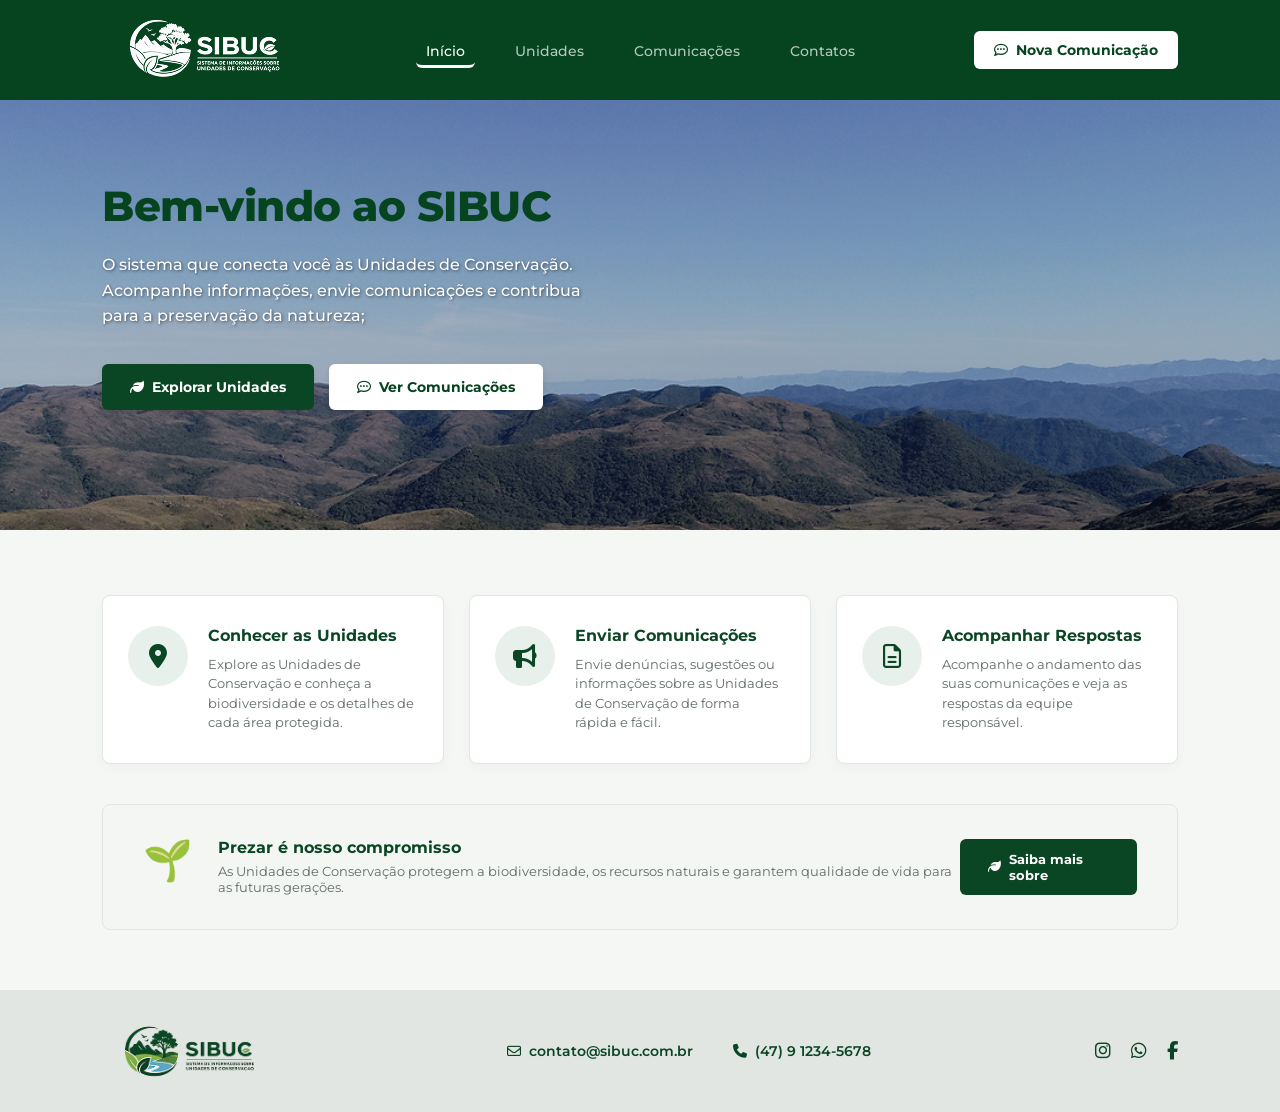
<file: index.html>
<?php
require_once 'config/conexao.php';
?>

<!DOCTYPE html>
<html lang="pt-BR">
<head>
    <meta charset="UTF-8">
    <meta name="viewport" content="width=device-width, initial-scale=1.0">
    <title>SIBUC - Sistema de Informações sobre Unidades de Conservação</title>
    
    <link rel="preconnect" href="https://fonts.googleapis.com">
    <link rel="preconnect" href="https://fonts.gstatic.com" crossorigin>
    <link href="https://fonts.googleapis.com/css2?family=Montserrat:wght@400;500;600;700;800&display=swap" rel="stylesheet">
    <link rel="stylesheet" href="https://cdnjs.cloudflare.com/ajax/libs/font-awesome/6.4.0/css/all.min.css">
    <link rel="stylesheet" href="css/style.css">
</head>
<body>

    <header>
        <div class="logo-placeholder">
            <img class="logo" src="imgs/logo-header.png" alt="Logo do SIBUC">
        </div>
        <nav>
            <ul>
                <li><a href="index.html" class="active">Início</a></li>
                <li><a href="unidades.html">Unidades</a></li>
                <li><a href="comunicacoes.html">Comunicações</a></li>
                <li><a href="contatos.html">Contatos</a></li>
            </ul>
        </nav>
        <a href="nova-comunicacao.html" class="btn-nova-comunicacao">
            <i class="fa-regular fa-comment-dots"></i> Nova Comunicação
        </a>
    </header>

    <section class="hero">
        <h1>Bem-vindo ao SIBUC</h1>
        <p>O sistema que conecta você às Unidades de Conservação. Acompanhe informações, envie comunicações e contribua para a preservação da natureza;</p>
        <div class="hero-buttons">
            <a href="unidades.html" class="btn-primary">
                <i class="fa-solid fa-leaf"></i> Explorar Unidades
            </a>
            <a href="comunicacoes.html" class="btn-secondary">
                <i class="fa-regular fa-comment-dots"></i> Ver Comunicações
            </a>
        </div>
    </section>

    <main class="main-content">
        <div class="cards-grid">
            
            <div class="card">
                <div class="card-icon-wrapper">
                    <i class="fa-solid fa-location-dot"></i>
                </div>
                <div class="card-text">
                    <h3>Conhecer as Unidades</h3>
                    <p>Explore as Unidades de Conservação e conheça a biodiversidade e os detalhes de cada área protegida.</p>
                </div>
            </div>

            <div class="card">
                <div class="card-icon-wrapper">
                    <i class="fa-solid fa-bullhorn"></i>
                </div>
                <div class="card-text">
                    <h3>Enviar Comunicações</h3>
                    <p>Envie denúncias, sugestões ou informações sobre as Unidades de Conservação de forma rápida e fácil.</p>
                </div>
            </div>

            <div class="card">
                <div class="card-icon-wrapper">
                    <i class="fa-regular fa-file-lines"></i>
                </div>
                <div class="card-text">
                    <h3>Acompanhar Respostas</h3>
                    <p>Acompanhe o andamento das suas comunicações e veja as respostas da equipe responsável.</p>
                </div>
            </div>

        </div>

        <div class="banner-compromisso">
            <div class="compromisso-left">
                <div class="compromisso-icon">
                    🌱
                </div>
                <div class="compromisso-text">
                    <h3>Prezar é nosso compromisso</h3>
                    <p>As Unidades de Conservação protegem a biodiversidade, os recursos naturais e garantem qualidade de vida para as futuras gerações.</p>
                </div>
            </div>
            <a href="#" class="btn-saiba-mais">
                <i class="fa-solid fa-leaf"></i> Saiba mais sobre
            </a>
        </div>
    </main>

    <footer>
        <div class="logo-placeholder footer-logo">
            <img class="logo-footer" src="imgs/logo-footer.png" alt="Logo do SIBUC">
        </div>
        
        <div class="footer-contacts">
            <a href="mailto:contato@sibuc.com.br"><i class="fa-regular fa-envelope"></i> contato@sibuc.com.br</a>
            <a href="tel:+5547912345678"><i class="fa-solid fa-phone"></i> (47) 9 1234-5678</a>
        </div>

        <div class="footer-socials">
            <a href="#"><i class="fa-brands fa-instagram"></i></a>
            <a href="#"><i class="fa-brands fa-whatsapp"></i></a>
            <a href="#"><i class="fa-brands fa-facebook-f"></i></a>
        </div>
    </footer>

</body>
</html>
</file>
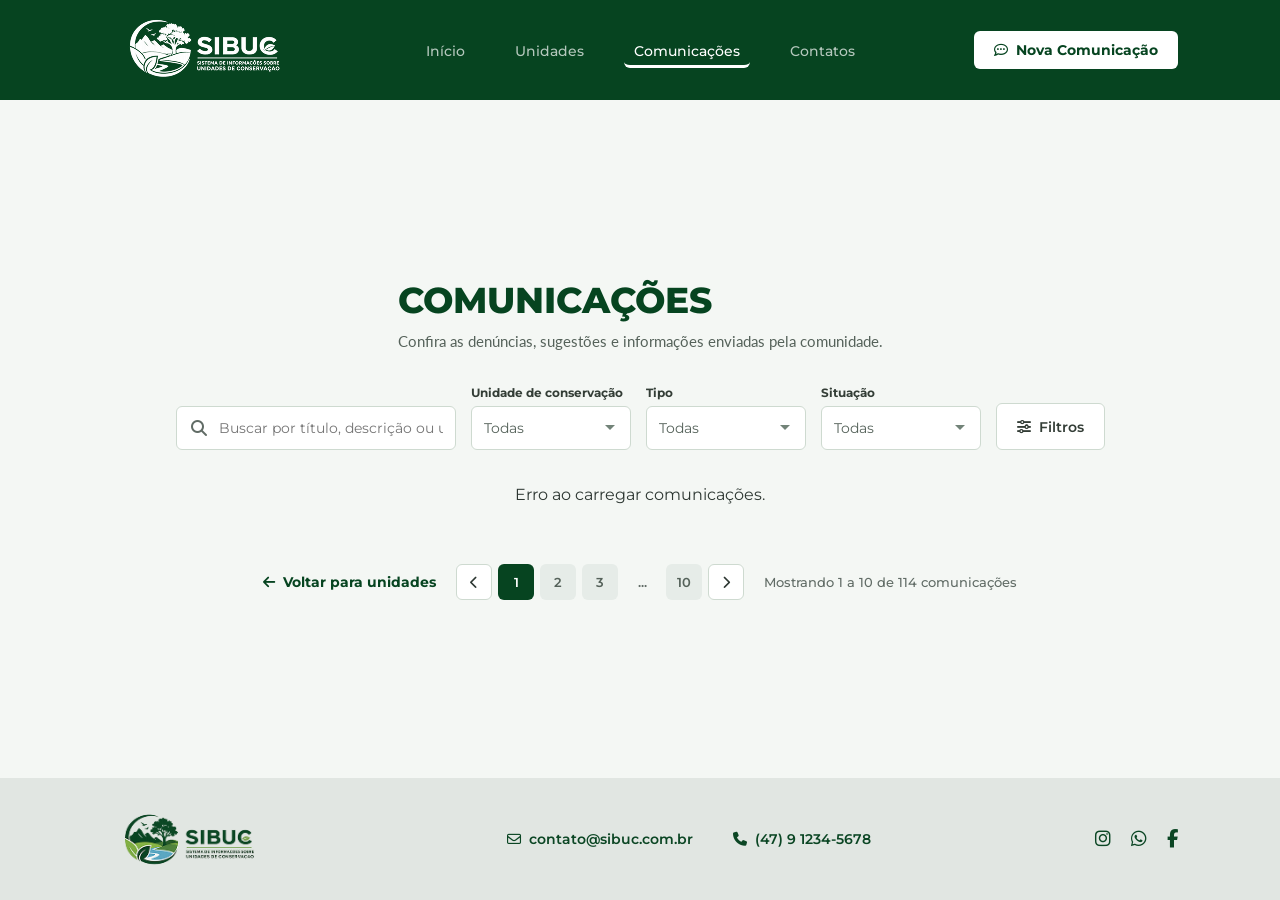
<file: comunicacoes.html>
<!DOCTYPE html>
<html lang="pt-BR">
<head>
    <meta charset="UTF-8">
    <meta name="viewport" content="width=device-width, initial-scale=1.0">
    <title>SIBUC - Comunicações</title>
    
    <link rel="preconnect" href="https://fonts.googleapis.com">
    <link rel="preconnect" href="https://fonts.gstatic.com" crossorigin>
    <link href="https://fonts.googleapis.com/css2?family=Montserrat:wght@400;500;600;700;800&family=Lato:wght@400;700&display=swap" rel="stylesheet">
    
    <link rel="stylesheet" href="https://cdnjs.cloudflare.com/ajax/libs/font-awesome/6.4.0/css/all.min.css">
    
    <link rel="stylesheet" href="css/style.css">
</head>
<body>

    <header>
        <div class="logo-placeholder">
            <img class="logo" src="imgs/logo-header.png" alt="Logo do SIBUC">
        </div>
        <nav>
            <ul>
                <li><a href="index.html">Início</a></li>
                <li><a href="unidades.html">Unidades</a></li>
                <li><a href="comunicacoes.html" class="active">Comunicações</a></li>
                <li><a href="contatos.html">Contatos</a></li>
            </ul>
        </nav>
        <a href="nova-comunicacao.html" class="btn-nova-comunicacao">
            <i class="fa-regular fa-comment-dots"></i> Nova Comunicação
        </a>
    </header>

    <main class="main-container">
        
        <section class="page-header">
            <h1>COMUNICAÇÕES</h1>
            <p>Confira as denúncias, sugestões e informações enviadas pela comunidade.</p>
        </section>

        <section class="filter-bar">
            <div class="search-box">
                <i class="fa-solid fa-magnifying-glass"></i>
                <input type="text" placeholder="Buscar por título, descrição ou unidade...">
            </div>
            
            <div class="select-box">
                <label>Unidade de conservação</label>
                <select>
                    <option>Todas</option>
                </select>
            </div>

            <div class="select-box">
                <label>Tipo</label>
                <select>
                    <option>Todas</option>
                </select>
            </div>

            <div class="select-box">
                <label>Situação</label>
                <select>
                    <option>Todas</option>
                </select>
            </div>

            <button class="btn-filtros">
                <i class="fa-solid fa-sliders"></i> Filtros
            </button>
        </section>

        <section class="comunicacoes-list" id="comunicacoesList">
    <!-- As comunicações serão carregadas aqui via JavaScript -->
        </section>

        <section class="pagination-container">
            <a href="#" class="btn-back"><i class="fa-solid fa-arrow-left"></i> Voltar para unidades</a>
            
            <div class="pagination">
                <a href="#" class="page-arrow"><i class="fa-solid fa-chevron-left"></i></a>
                <a href="#" class="page-number active">1</a>
                <a href="#" class="page-number">2</a>
                <a href="#" class="page-number">3</a>
                <span class="page-dots">...</span>
                <a href="#" class="page-number">10</a>
                <a href="#" class="page-arrow"><i class="fa-solid fa-chevron-right"></i></a>
            </div>

            <div class="results-count">
                Mostrando 1 a 10 de 114 comunicações
            </div>
        </section>

    </main>

    <footer>
        <div class="logo-placeholder footer-logo">
            <img class="logo-footer" src="imgs/logo-footer.png" alt="Logo do SIBUC">
        </div>
        
        <div class="footer-contacts">
            <a href="mailto:contato@sibuc.com.br"><i class="fa-regular fa-envelope"></i> contato@sibuc.com.br</a>
            <a href="tel:+5547912345678"><i class="fa-solid fa-phone"></i> (47) 9 1234-5678</a>
        </div>

        <div class="footer-socials">
            <a href="#"><i class="fa-brands fa-instagram"></i></a>
            <a href="#"><i class="fa-brands fa-whatsapp"></i></a>
            <a href="#"><i class="fa-brands fa-facebook-f"></i></a>
        </div>
    </footer>

    <script>
// Pegar unidade_id da URL se existir
const urlParams = new URLSearchParams(window.location.search);
const unidadeId = urlParams.get('unidade_id');

// Carregar comunicações
async function carregarComunicacoes() {
    try {
        let url = 'backend/listar_comunicacoes.php';
        if (unidadeId) {
            url += `?unidade_id=${unidadeId}`;
        }
        
        const resposta = await fetch(url);
        const dados = await resposta.json();
        
        const container = document.getElementById('comunicacoesList');
        
        if (dados.success && dados.comunicacoes.length > 0) {
            container.innerHTML = '';
            
            dados.comunicacoes.forEach(com => {
                // Definir ícone baseado no tipo (simulação)
                const icone = com.titulo.toLowerCase().includes('sugestão') ? 'fa-regular fa-lightbulb' : 'fa-solid fa-tree';
                
                container.innerHTML += `
                    <div class="comunicacao-item">
                        <div class="item-icon-wrapper">
                            <i class="${icone}"></i>
                        </div>
                        <div class="item-content">
                            <span class="tag tag-denuncia">${com.titulo.substring(0, 30)}</span>
                            <h2>${com.titulo}</h2>
                            <p class="description">${com.descricao.substring(0, 120)}...</p>
                            <span class="location"><i class="fa-solid fa-location-dot"></i> ${com.unidade_nome}</span>
                        </div>
                        <div class="item-status-wrapper">
                            <div class="status">
                                <span class="status-dot ${com.status_classe}"></span> ${com.status_texto}
                            </div>
                            <div class="date">
                                <i class="fa-regular fa-calendar"></i> ${com.data_formatada}
                            </div>
                        </div>
                    </div>
                `;
            });
        } else {
            container.innerHTML = '<p class="sem-dados">Nenhuma comunicação encontrada para esta unidade.</p>';
        }
    } catch (error) {
        console.error('Erro:', error);
        document.getElementById('comunicacoesList').innerHTML = '<p class="erro">Erro ao carregar comunicações.</p>';
    }
}

document.addEventListener('DOMContentLoaded', carregarComunicacoes);
</script>

</body>
</html>
</file>
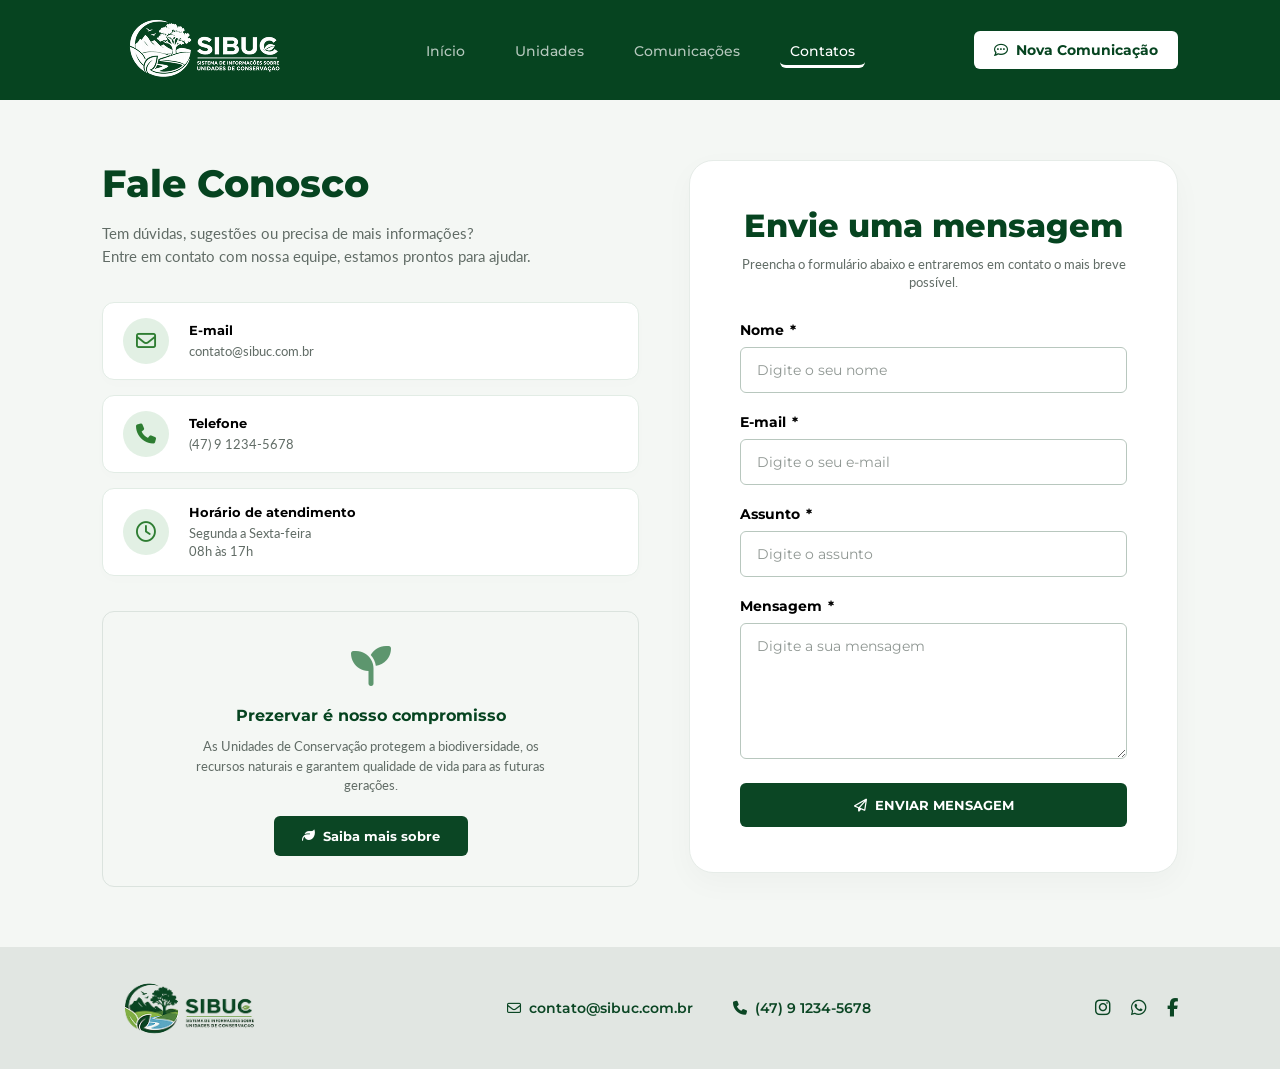
<file: contatos.html>
<!DOCTYPE html>
<html lang="pt-BR">
<head>
    <meta charset="UTF-8">
    <meta name="viewport" content="width=device-width, initial-scale=1.0">
    <title>SIBUC - Contatos</title>
    
    <link rel="preconnect" href="https://fonts.googleapis.com">
    <link rel="preconnect" href="https://fonts.gstatic.com" crossorigin>
    <link href="https://fonts.googleapis.com/css2?family=Montserrat:wght@400;500;600;700;800&family=Lato:wght@400;700&display=swap" rel="stylesheet">
    
    <link rel="stylesheet" href="https://cdnjs.cloudflare.com/ajax/libs/font-awesome/6.4.0/css/all.min.css">
    
    <link rel="stylesheet" href="css/style.css">
</head>
<body>

    <header>
        <div class="logo-placeholder">
            <img class="logo" src="imgs/logo-header.png" alt="Logo do SIBUC">
        </div>
        <nav>
            <ul>
                <li><a href="index.html">Início</a></li>
                <li><a href="unidades.html">Unidades</a></li>
                <li><a href="comunicacoes.html">Comunicações</a></li>
                <li><a href="contatos.html" class="active">Contatos</a></li>
            </ul>
        </nav>
        <a href="nova-comunicacao.html" class="btn-nova-comunicacao">
            <i class="fa-regular fa-comment-dots"></i> Nova Comunicação
        </a>
    </header>

    <main class="main-container">
        <div class="contatos-columns">
            
            <section class="info-column">
                <div class="info-header">
                    <h1>Fale Conosco</h1>
                    <p>Tem dúvidas, sugestões ou precisa de mais informações?<br>Entre em contato com nossa equipe, estamos prontos para ajudar.</p>
                </div>

                <div class="info-cards-stack">
                    <div class="info-card-horizontal">
                        <div class="info-icon-circle">
                            <i class="fa-regular fa-envelope"></i>
                        </div>
                        <div class="info-card-text">
                            <h3>E-mail</h3>
                            <p>contato@sibuc.com.br</p>
                        </div>
                    </div>

                    <div class="info-card-horizontal">
                        <div class="info-icon-circle">
                            <i class="fa-solid fa-phone"></i>
                        </div>
                        <div class="info-card-text">
                            <h3>Telefone</h3>
                            <p>(47) 9 1234-5678</p>
                        </div>
                    </div>

                    <div class="info-card-horizontal">
                        <div class="info-icon-circle">
                            <i class="fa-regular fa-clock"></i>
                        </div>
                        <div class="info-card-text">
                            <h3>Horário de atendimento</h3>
                            <p>Segunda a Sexta-feira<br>08h às 17h</p>
                        </div>
                    </div>
                </div>

                <div class="compromisso-box">
                    <div class="compromisso-icon">
                        <i class="fa-solid fa-seedling"></i>
                    </div>
                    <h2>Prezervar é nosso compromisso</h2>
                    <p>As Unidades de Conservação protegem a biodiversidade, os recursos naturais e garantem qualidade de vida para as futuras gerações.</p>
                    <a href="#" class="btn-saiba-mais">
                        <i class="fa-solid fa-leaf"></i> Saiba mais sobre
                    </a>
                </div>
            </section>

            <section class="form-column">
                <div class="message-card">
                    <div class="message-header">
                        <h2>Envie uma mensagem</h2>
                        <p>Preencha o formulário abaixo e entraremos em contato o mais breve possível.</p>
                    </div>

                    <form action="#" method="POST">
                        <div class="form-group">
                            <label for="nome">Nome <span class="required">*</span></label>
                            <input type="text" id="nome" name="nome" placeholder="Digite o seu nome" required>
                        </div>

                        <div class="form-group">
                            <label for="email">E-mail <span class="required">*</span></label>
                            <input type="email" id="email" name="email" placeholder="Digite o seu e-mail" required>
                        </div>

                        <div class="form-group">
                            <label for="assunto">Assunto <span class="required">*</span></label>
                            <input type="text" id="assunto" name="assunto" placeholder="Digite o assunto" required>
                        </div>

                        <div class="form-group">
                            <label for="mensagem">Mensagem <span class="required">*</span></label>
                            <textarea id="mensagem" name="mensagem" rows="6" placeholder="Digite a sua mensagem" required></textarea>
                        </div>

                        <button type="submit" class="btn-send-message">
                            <i class="fa-regular fa-paper-plane"></i> ENVIAR MENSAGEM
                        </button>
                    </form>
                </div>
            </section>

        </div>
    </main>

    <footer>
        <div class="logo-placeholder footer-logo">
            <img class="logo-footer" src="imgs/logo-footer.png" alt="Logo do SIBUC">
        </div>
        
        <div class="footer-contacts">
            <a href="mailto:contato@sibuc.com.br"><i class="fa-regular fa-envelope"></i> contato@sibuc.com.br</a>
            <a href="tel:+5547912345678"><i class="fa-solid fa-phone"></i> (47) 9 1234-5678</a>
        </div>

        <div class="footer-socials">
            <a href="#"><i class="fa-brands fa-instagram"></i></a>
            <a href="#"><i class="fa-brands fa-whatsapp"></i></a>
            <a href="#"><i class="fa-brands fa-facebook-f"></i></a>
        </div>
    </footer>

</body>
</html>
</file>
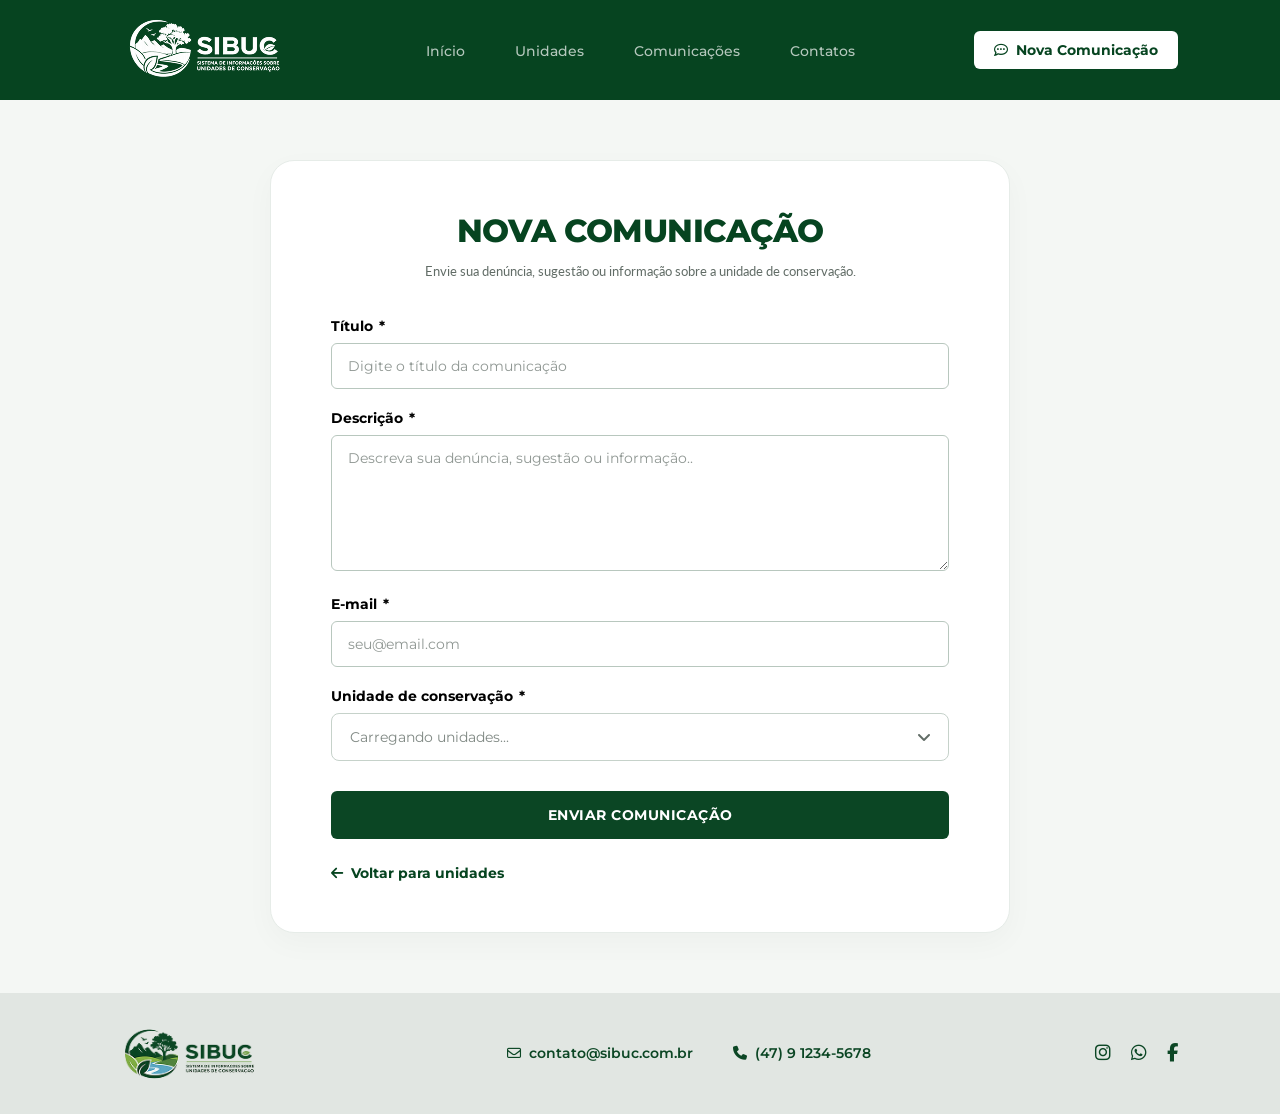
<file: nova-comunicacao.html>
<!DOCTYPE html>
<html lang="pt-BR">
<head>
    <meta charset="UTF-8">
    <meta name="viewport" content="width=device-width, initial-scale=1.0">
    <title>SIBUC - Nova Comunicação</title>
    <link rel="preconnect" href="https://fonts.googleapis.com">
    <link rel="preconnect" href="https://fonts.gstatic.com" crossorigin>
    <link href="https://fonts.googleapis.com/css2?family=Montserrat:wght@400;500;600;700;800&family=Lato:wght@400;700&display=swap" rel="stylesheet">
    <link rel="stylesheet" href="https://cdnjs.cloudflare.com/ajax/libs/font-awesome/6.4.0/css/all.min.css">
    <link rel="stylesheet" href="css/style.css">
</head>
<body>

    <header>
        <div class="logo-placeholder">
            <img class="logo" src="imgs/logo-header.png" alt="Logo do SIBUC">
        </div>
        <nav>
            <ul>
                <li><a href="index.html">Início</a></li>
                <li><a href="unidades.html">Unidades</a></li>
                <li><a href="comunicacoes.html">Comunicações</a></li>
                <li><a href="contatos.html">Contatos</a></li>
            </ul>
        </nav>
        <a href="nova-comunicacao.html" class="btn-nova-comunicacao">
            <i class="fa-regular fa-comment-dots"></i> Nova Comunicação
        </a>
    </header>

    <main class="main-container">
        <div class="form-card">
            
            <section class="form-header">
                <h1>NOVA COMUNICAÇÃO</h1>
                <p>Envie sua denúncia, sugestão ou informação sobre a unidade de conservação.</p>
            </section>

            <!-- Mudei aqui: action aponta para o PHP, method POST normal -->
            <form action="backend/enviar_comunicacao.php" method="POST" id="formComunicacao">
                
                <div class="form-group">
                    <label for="titulo">Título <span class="required">*</span></label>
                    <input type="text" id="titulo" name="titulo" placeholder="Digite o título da comunicação" required>
                </div>

                <div class="form-group">
                    <label for="descricao">Descrição <span class="required">*</span></label>
                    <textarea id="descricao" name="descricao" rows="6" placeholder="Descreva sua denúncia, sugestão ou informação.." required></textarea>
                </div>

                <div class="form-group">
                    <label for="email">E-mail <span class="required">*</span></label>
                    <input type="email" id="email" name="email" placeholder="seu@email.com" required>
                </div>

                <div class="form-group">
                    <label for="unidade">Unidade de conservação <span class="required">*</span></label>
                    <div class="select-wrapper">
                        <select id="unidade" name="unidade_id" required>
                            <option value="" disabled selected hidden>Carregando unidades...</option>
                        </select>
                    </div>
                </div>

                <button type="submit" class="btn-submit">ENVIAR COMUNICAÇÃO</button>
            </form>

            <div class="back-container">
                <a href="unidades.html" class="btn-back"><i class="fa-solid fa-arrow-left"></i> Voltar para unidades</a>
            </div>

        </div>
    </main>

    <footer>
        <div class="logo-placeholder footer-logo">
            <img class="logo-footer" src="imgs/logo-footer.png" alt="Logo do SIBUC">
        </div>
        
        <div class="footer-contacts">
            <a href="mailto:contato@sibuc.com.br"><i class="fa-regular fa-envelope"></i> contato@sibuc.com.br</a>
            <a href="tel:+5547912345678"><i class="fa-solid fa-phone"></i> (47) 9 1234-5678</a>
        </div>

        <div class="footer-socials">
            <a href="#"><i class="fa-brands fa-instagram"></i></a>
            <a href="#"><i class="fa-brands fa-whatsapp"></i></a>
            <a href="#"><i class="fa-brands fa-facebook-f"></i></a>
        </div>
    </footer>

    <script>
        // Carregar as unidades do banco para preencher o select
        async function carregarUnidades() {
            try {
                const resposta = await fetch('backend/listar_unidades.php');
                const dados = await resposta.json();
                
                if (dados.success && dados.unidades.length > 0) {
                    const select = document.getElementById('unidade');
                    select.innerHTML = '<option value="" disabled selected hidden>Selecione uma unidade</option>';
                    
                    dados.unidades.forEach(unidade => {
                        select.innerHTML += `
                            <option value="${unidade.id}">${unidade.nome}</option>
                        `;
                    });
                } else {
                    document.getElementById('unidade').innerHTML = '<option disabled>Nenhuma unidade disponível</option>';
                }
            } catch (error) {
                console.error('Erro ao carregar unidades:', error);
            }
        }

        // Mostrar mensagem de sucesso após o envio (usando GET parameter)
        const urlParams = new URLSearchParams(window.location.search);
        if (urlParams.get('success') === '1') {
            alert('✅ Comunicação enviada com sucesso! Em breve será analisada.');
            // Limpar URL sem recarregar a página
            window.history.replaceState({}, '', 'nova-comunicacao.html');
        } else if (urlParams.get('error')) {
            alert('❌ Erro ao enviar: ' + decodeURIComponent(urlParams.get('error')));
            window.history.replaceState({}, '', 'nova-comunicacao.html');
        }

        // Carregar unidades quando a página abrir
        carregarUnidades();
    </script>

</body>
</html>
</file>
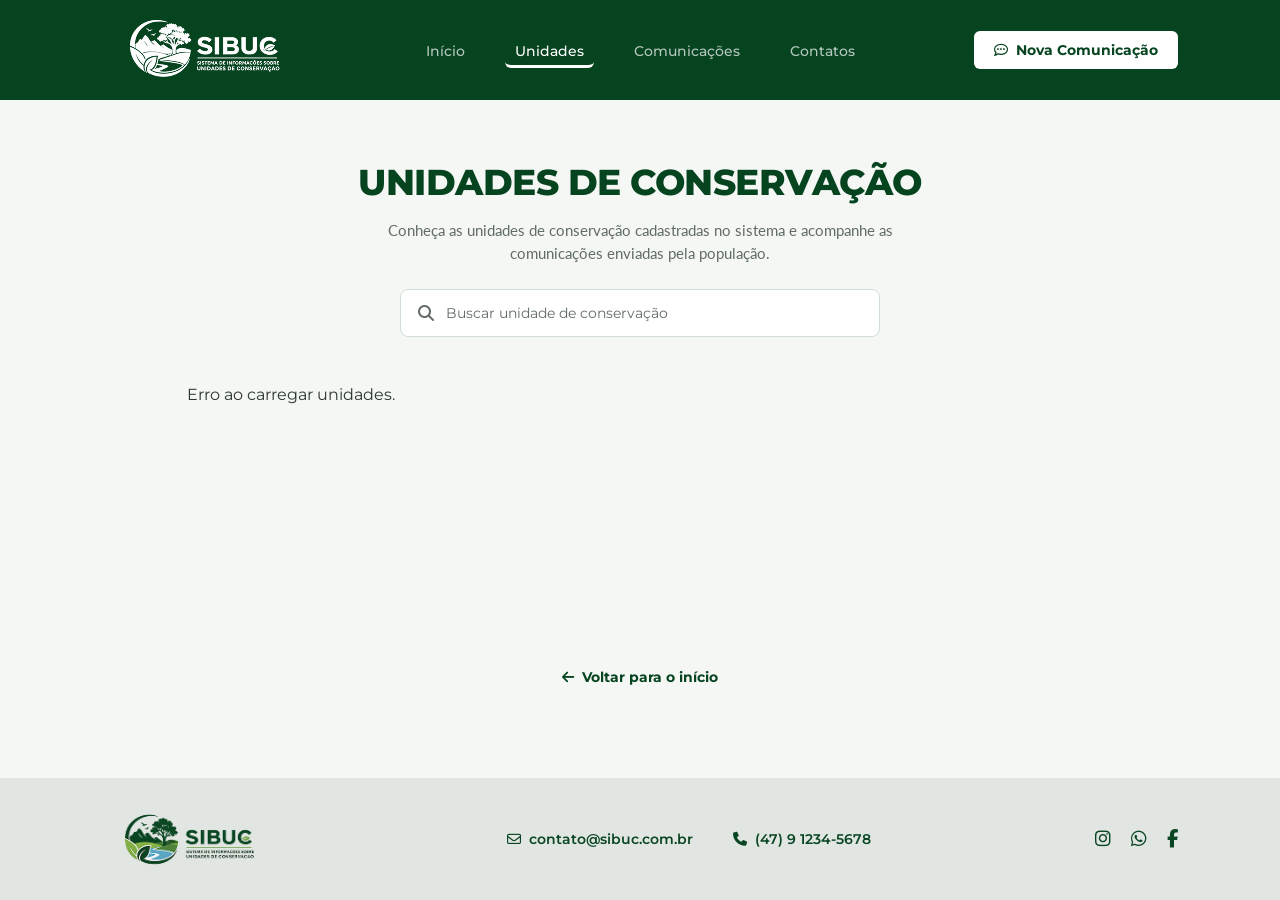
<file: unidades.html>
<!DOCTYPE html>
<html lang="pt-BR">
<head>
    <meta charset="UTF-8">
    <meta name="viewport" content="width=device-width, initial-scale=1.0">
    <title>SIBUC - Unidades de Conservação</title>
    <link rel="preconnect" href="https://fonts.googleapis.com">
    <link rel="preconnect" href="https://fonts.gstatic.com" crossorigin>
    <link href="https://fonts.googleapis.com/css2?family=Montserrat:wght@400;500;600;700;800&family=Lato:wght@400;700&display=swap" rel="stylesheet">
    <link rel="stylesheet" href="https://cdnjs.cloudflare.com/ajax/libs/font-awesome/6.4.0/css/all.min.css">
    <link rel="stylesheet" href="css/style.css">
</head>
<body>

    <header>
        <div class="logo-placeholder">
            <img class="logo" src="imgs/logo-header.png" alt="Logo do SIBUC">
        </div>
        <nav>
            <ul>
                <li><a href="index.html">Início</a></li>
                <li><a href="unidades.html" class="active">Unidades</a></li>
                <li><a href="comunicacoes.html">Comunicações</a></li>
                <li><a href="contatos.html">Contatos</a></li>
            </ul>
        </nav>
        <a href="nova-comunicacao.html" class="btn-nova-comunicacao">
            <i class="fa-regular fa-comment-dots"></i> Nova Comunicação
        </a>
    </header>

    <main class="main-container">
        
        <!-- TÍTULO, DESCRIÇÃO E BUSCA - TUDO CENTRALIZADO NO TOPO -->
        <div class="unidades-header">
            <div class="page-title-section">
                <h1>UNIDADES DE CONSERVAÇÃO</h1>
                <p>Conheça as unidades de conservação cadastradas no sistema e acompanhe as comunicações enviadas pela população.</p>
                
                <div class="search-container">
                    <i class="fa-solid fa-magnifying-glass search-icon"></i>
                    <input type="text" placeholder="Buscar unidade de conservação">
                </div>
            </div>
        </div>

        <!-- CARDS NO MEIO DA PÁGINA -->
        <div class="cards-section">
            <div class="unidades-grid">
                
                <div class="unidade-card">
                    <div class="card-image">
                        <img src="imgs/card-1.png" alt="Parque Natural Municipal da Galheta">
                    </div>
                    <div class="card-content">
                        <span class="location"><i class="fa-solid fa-location-dot"></i> Penha - SC</span>
                        <h2>Parque Natural Municipal da Galheta</h2>
                        <p class="description">Área de preservação ambiental com trilas e vegetação nativa.</p>
                        <div class="institution">
                            <i class="fa-solid fa-building-columns"></i>
                            <div>
                                <span>Instituto do Meio</span>
                                <span>Ambiente de SC (IMA)</span>
                            </div>
                        </div>
                        <div class="card-actions">
                            <a href="#" class="btn-action-primary"><i class="fa-solid fa-plus"></i> Nova Comunicação</a>
                            <a href="#" class="btn-action-secondary"><i class="fa-regular fa-comment-dots"></i> Ver Comunicação</a>
                        </div>
                    </div>
                </div>

                <div class="unidade-card">
                    <div class="card-image">
                        <img src="imgs/card-2.png" alt="Reserva Biológica Marinha do Arvoredo">
                    </div>
                    <div class="card-content">
                        <span class="location"><i class="fa-solid fa-location-dot"></i> Bombinhas - SC</span>
                        <h2>Reserva Biológica Marinha do Arvoredo</h2>
                        <p class="description">Reserva marinha protegida com rica biodiversidade.</p>
                        <div class="institution">
                            <i class="fa-solid fa-building-columns"></i>
                            <div>
                                <span>Instituto Chico Mendes de</span>
                                <span>Conservação da Biodiversidade</span>
                            </div>
                        </div>
                        <div class="card-actions">
                            <a href="#" class="btn-action-primary"><i class="fa-solid fa-plus"></i> Nova Comunicação</a>
                            <a href="#" class="btn-action-secondary"><i class="fa-regular fa-comment-dots"></i> Ver Comunicação</a>
                        </div>
                    </div>
                </div>

                <div class="unidade-card">
                    <div class="card-image">
                        <img src="imgs/card-3.png" alt="Parque Estadual da Serra do Tabuleiro">
                    </div>
                    <div class="card-content">
                        <span class="location"><i class="fa-solid fa-location-dot"></i> Florianópolis - SC</span>
                        <h2>Parque Estadual da Serra do Tabuleiro</h2>
                        <p class="description">Maior unidade de conservação de Santa Catarina com rica diveersidade.</p>
                        <div class="institution">
                            <i class="fa-solid fa-building-columns"></i>
                            <div>
                                <span>Instituto do Meio</span>
                                <span>Ambiente de SC (IMA)</span>
                            </div>
                        </div>
                        <div class="card-actions">
                            <a href="#" class="btn-action-primary"><i class="fa-solid fa-plus"></i> Nova Comunicação</a>
                            <a href="#" class="btn-action-secondary"><i class="fa-regular fa-comment-dots"></i> Ver Comunicação</a>
                        </div>
                    </div>
                </div>

                <div class="unidade-card">
                    <div class="card-image">
                        <img src="imgs/card-4.png" alt="Área de Proteção Ambiental Costa Brava">
                    </div>
                    <div class="card-content">
                        <span class="location"><i class="fa-solid fa-location-dot"></i> Balneário Camboriú - SC</span>
                        <h2>Área de Proteção Ambiental Costa Brava</h2>
                        <p class="description">Área de proteção ambiental com ecossistema costeiro.</p>
                        <div class="institution">
                            <i class="fa-solid fa-building-columns"></i>
                            <div>
                                <span>Instituto do Meio</span>
                                <span>Ambiente de SC (IMA)</span>
                            </div>
                        </div>
                        <div class="card-actions">
                            <a href="#" class="btn-action-primary"><i class="fa-solid fa-plus"></i> Nova Comunicação</a>
                            <a href="#" class="btn-action-secondary"><i class="fa-regular fa-comment-dots"></i> Ver Comunicação</a>
                        </div>
                    </div>
                </div>

            </div>
        </div>

        <!-- BOTÃO VOLTAR PARA O INÍCIO - CENTRALIZADO ABAIXO DOS CARDS -->
        <div class="back-wrapper">
            <a href="index.html" class="btn-back-home">
                <i class="fa-solid fa-arrow-left"></i> Voltar para o início
            </a>
        </div>

    </main>

    <footer>
        <div class="logo-placeholder footer-logo">
            <img class="logo-footer" src="imgs/logo-footer.png" alt="Logo do SIBUC">
        </div>
        
        <div class="footer-contacts">
            <a href="mailto:contato@sibuc.com.br"><i class="fa-regular fa-envelope"></i> contato@sibuc.com.br</a>
            <a href="tel:+5547912345678"><i class="fa-solid fa-phone"></i> (47) 9 1234-5678</a>
        </div>

        <div class="footer-socials">
            <a href="#"><i class="fa-brands fa-instagram"></i></a>
            <a href="#"><i class="fa-brands fa-whatsapp"></i></a>
            <a href="#"><i class="fa-brands fa-facebook-f"></i></a>
        </div>
    </footer>

<script>
// Carregar unidades do backend
async function carregarUnidades() {
    try {
        const resposta = await fetch('backend/listar_unidades.php');
        const dados = await resposta.json();
        
        if (dados.success && dados.unidades.length > 0) {
            const container = document.querySelector('.unidades-grid');
            container.innerHTML = '';
            
            dados.unidades.forEach(unidade => {
                // Determinar imagem padrão se não tiver
                const imgUrl = unidade.imagem || 'imgs/card-placeholder.png';
                const municipios = unidade.municipios || 'Localização não informada';
                
                container.innerHTML += `
                    <div class="unidade-card">
                        <div class="card-image">
                            <img src="${imgUrl}" alt="${unidade.nome}" onerror="this.src='imgs/card-placeholder.png'">
                        </div>
                        <div class="card-content">
                            <span class="location"><i class="fa-solid fa-location-dot"></i> ${municipios}</span>
                            <h2>${unidade.nome}</h2>
                            <p class="description">${unidade.descricao || 'Sem descrição disponível.'}</p>
                            <div class="institution">
                                <i class="fa-solid fa-building-columns"></i>
                                <div>
                                    <span>${unidade.instituicao_nome || 'Instituição não informada'}</span>
                                </div>
                            </div>
                            <div class="card-actions">
                                <a href="nova-comunicacao.html?unidade_id=${unidade.id}" class="btn-action-primary">
                                    <i class="fa-solid fa-plus"></i> Nova Comunicação
                                </a>
                                <a href="comunicacoes.html?unidade_id=${unidade.id}" class="btn-action-secondary">
                                    <i class="fa-regular fa-comment-dots"></i> Ver Comunicações
                                </a>
                            </div>
                        </div>
                    </div>
                `;
            });
        } else {
            document.querySelector('.unidades-grid').innerHTML = '<p class="sem-dados">Nenhuma unidade cadastrada.</p>';
        }
    } catch (error) {
        console.error('Erro:', error);
        document.querySelector('.unidades-grid').innerHTML = '<p class="erro">Erro ao carregar unidades.</p>';
    }
}

// Carregar quando a página terminar de carregar
document.addEventListener('DOMContentLoaded', carregarUnidades);
</script>

</body>
</html>
</file>
<file: css/style.css>
/* --- RESET E VARIÁVEIS --- */
* {
    margin: 0;
    padding: 0;
    box-sizing: border-box;
    font-family: 'Montserrat', sans-serif;
}

:root {
    --verde-escuro: #064420;
    --verde-botao: #0b4624;
    --verde-claro-bg: #eef1ed;
    --verde-acento: #4caf50;
    --texto-escuro: #2d3732;
    --texto-mutado: #616c66;
    --texto-corpo: #616c66;
    --branco: #ffffff;
}

body {
    background-color: #f7f9f6;
    color: var(--texto-escuro);
}

/* --- HEADER & NAV --- */
header {
    background-color: var(--verde-escuro);
    padding: 15px 8%;
    display: flex;
    justify-content: space-between;
    align-items: center;
}

.logo-placeholder {
    color: var(--branco);
    font-weight: 800;
    font-size: 24px;
    display: flex;
    align-items: center;
    gap: 10px;
}

nav ul {
    display: flex;
    list-style: none;
    gap: 30px;
}

nav ul li a {
    color: rgba(255, 255, 255, 0.85);
    text-decoration: none;
    font-weight: 500;
    font-size: 14px;
    padding: 6px 10px;
    border-radius: 6px;
    transition: color 180ms ease, transform 180ms ease;
}

/* Hover e estado ativo mais perceptíveis e consistentes */
nav ul li a:hover,
nav ul li a:focus-visible,
nav ul li a.active {
    color: var(--branco);
    background-color: transparent;
    transform: none;
    box-shadow: none;
    border-bottom: none;
}

.btn-nova-comunicacao {
    background-color: var(--branco);
    color: var(--verde-escuro);
    padding: 10px 20px;
    border-radius: 6px;
    text-decoration: none;
    font-weight: 700;
    font-size: 14px;
    display: flex;
    align-items: center;
    gap: 8px;
    transition: 0.3s;
}

.btn-nova-comunicacao:hover {
    background-color: var(--verde-claro-bg);
}

/* --- HERO SECTION --- */
.hero {
    background: linear-gradient(rgba(0, 0, 0, 0.2), rgba(0, 0, 0, 0.2)), 
                url('../imgs/banner.png') no-repeat center center/cover;
    padding: 80px 8% 120px 8%;
    color: var(--branco);
}

.hero h1 {
    font-size: 42px;
    font-weight: 800;
    color: var(--verde-escuro);
    margin-bottom: 20px;
    letter-spacing: -0.5px;
}

.hero p {
    font-size: 16px;
    max-width: 500px;
    line-height: 1.6;
    margin-bottom: 35px;
    font-weight: 500;
    text-shadow: 1px 1px 3px rgba(0,0,0,0.5);
}

.hero-buttons {
    display: flex;
    gap: 15px;
}

.btn-primary {
    background-color: var(--verde-botao);
    color: var(--branco);
    padding: 14px 28px;
    border-radius: 6px;
    text-decoration: none;
    font-weight: 700;
    font-size: 14px;
    display: flex;
    align-items: center;
    gap: 8px;
    box-shadow: 0 4px 6px rgba(0,0,0,0.1);
}

.btn-secondary {
    background-color: var(--branco);
    color: var(--verde-escuro);
    padding: 14px 28px;
    border-radius: 6px;
    text-decoration: none;
    font-weight: 700;
    font-size: 14px;
    display: flex;
    align-items: center;
    gap: 8px;
    box-shadow: 0 4px 6px rgba(0,0,0,0.1);
}

/* --- CARDS SECTION --- */
.main-content {
    padding: 60px 8%;
    margin-top: 5px;
}

.cards-grid {
    display: grid;
    grid-template-columns: repeat(3, 1fr);
    gap: 25px;
    margin-bottom: 40px;
}

.card {
    background-color: var(--branco);
    border: 1px solid #e0e6e2;
    border-radius: 8px;
    padding: 30px 25px;
    display: flex;
    gap: 20px;
    box-shadow: 0 4px 12px rgba(0,0,0,0.03);
}

.card-icon-wrapper {
    background-color: #e8f0eb;
    width: 60px;
    height: 60px;
    border-radius: 50%;
    display: flex;
    justify-content: center;
    align-items: center;
    flex-shrink: 0;
}

.card-icon-wrapper i {
    color: var(--verde-botao);
    font-size: 24px;
}

.card-text h3 {
    font-size: 16px;
    color: var(--verde-botao);
    margin-bottom: 10px;
    font-weight: 700;
}

.card-text p {
    font-size: 13px;
    color: var(--texto-mutado);
    line-height: 1.5;
}

/* --- BANNER COMPROMISSO --- */
.banner-compromisso {
    background-color: #f4f6f3;
    border: 1px solid #e0e6e2;
    border-radius: 8px;
    padding: 30px 40px;
    display: flex;
    justify-content: space-between;
    align-items: center;
}

.compromisso-left {
    display: flex;
    align-items: center;
    gap: 25px;
}

.compromisso-icon {
    font-size: 40px;
    color: var(--verde-acento);
}

.compromisso-text h3 {
    font-size: 16px;
    color: var(--verde-botao);
    margin-bottom: 6px;
    font-weight: 700;
}

.compromisso-text p {
    font-size: 13px;
    color: var(--texto-mutado);
}

.btn-saiba-mais {
    background-color: var(--verde-botao);
    color: var(--branco);
    padding: 14px 30px;
    border-radius: 6px;
    text-decoration: none;
    font-weight: 700;
    font-size: 14px;
    display: flex;
    align-items: center;
    gap: 8px;
}

/* --- FOOTER --- */
footer {
    background-color: #e1e6e2;
    padding: 30px 8%;
    display: flex;
    justify-content: space-between;
    align-items: center;
    font-size: 14px;
    font-weight: 600;
    color: var(--verde-botao);
}

.logo-footer {
    display: flex;
    align-items: center;
    width: 180px;
}

.footer-contacts {
    display: flex;
    gap: 40px;
}

.footer-contacts a {
    color: var(--verde-botao);
    text-decoration: none;
    display: flex;
    align-items: center;
    gap: 8px;
}

.footer-socials {
    display: flex;
    gap: 20px;
    font-size: 18px;
}

.footer-socials a {
    color: var(--verde-botao);
    text-decoration: none;
}

/* Hovers do footer: indicar interatividade com leve elevação e cor */
.footer-contacts a:hover,
.footer-socials a:hover {
    color: var(--verde-escuro);
    transform: translateY(-3px);
    transition: color 180ms ease, transform 180ms ease;
}

/* foco acessível para links do header e footer */
nav ul li a:focus-visible,
.footer-contacts a:focus-visible,
.footer-socials a:focus-visible {
    outline: 3px solid rgba(76,175,80,0.12);
    outline-offset: 4px;
}

/* --- RESPONSIVIDADE --- */
@media (max-width: 992px) {
    .cards-grid {
        grid-template-columns: 1fr;
    }
    .banner-compromisso {
        flex-direction: column;
        gap: 20px;
        text-align: center;
    }
    .compromisso-left {
        flex-direction: column;
        gap: 10px;
    }
    header, footer {
        flex-direction: column;
        gap: 20px;
        text-align: center;
    }
    nav ul {
        flex-direction: column;
        gap: 15px;
    }
}

/* --- UNIDADES (AJUSTADO) --- */

.main-container {
    padding: 50px 6%;
    flex-grow: 1;
    max-width: 1400px;
    margin: 0 auto;
    width: 100%;
    display: flex;
    flex-direction: column;
}

/* Bloco superior: título, descrição e busca - TUDO CENTRALIZADO */
.unidades-header {
    text-align: center;
    margin-bottom: 48px;
}

.page-title-section {
    text-align: center;
    margin-bottom: 0;
}

.page-title-section h1 {
    font-size: 36px;
    font-weight: 800;
    color: var(--verde-escuro);
    margin-bottom: 15px;
    letter-spacing: -0.5px;
}

.page-title-section p {
    font-family: 'Lato', sans-serif;
    color: var(--texto-corpo);
    font-size: 15px;
    max-width: 600px;
    margin: 0 auto 25px auto;
    line-height: 1.5;
}

/* --- BARRA DE BUSCA --- */
.search-container {
    position: relative;
    max-width: 480px;
    margin: 0 auto;
}

.search-icon {
    position: absolute;
    left: 18px;
    top: 50%;
    transform: translateY(-50%);
    color: var(--texto-mutado);
    font-size: 16px;
}

.search-container input {
    width: 100%;
    padding: 14px 14px 14px 45px;
    border: 1px solid #d1ded5;
    border-radius: 8px;
    font-size: 14px;
    color: var(--texto-escuro);
    background-color: var(--branco);
    outline: none;
    transition: 0.3s;
}

.search-container input::placeholder {
    color: var(--texto-mutado);
}

.search-container input:focus {
    border-color: var(--verde-escuro);
    box-shadow: 0 0 0 3px rgba(6, 68, 32, 0.05);
}

/* GRADE DE CARDS (meio da página) */
.cards-section {
    flex: 1;
    margin-bottom: 40px;
}

/* --- GRID DE UNIDADES --- */
.unidades-grid {
    display: grid;
    grid-template-columns: repeat(4, 1fr);
    gap: 25px;
    margin-bottom: 0;
}

.unidade-card {
    background-color: var(--branco);
    border-radius: 16px;
    overflow: hidden;
    box-shadow: 0 4px 20px rgba(0, 0, 0, 0.04);
    border: 1px solid #e2ece5;
    display: flex;
    flex-direction: column;
    transition: transform 0.2s ease;
}

.unidade-card:hover {
    transform: translateY(-4px);
}

.card-image {
    height: 170px;
    width: 100%;
    overflow: hidden;
}

.card-image img {
    width: 100%;
    height: 100%;
    object-fit: cover;
}

.card-content {
    padding: 20px 18px;
    display: flex;
    flex-direction: column;
    flex-grow: 1;
}

.location {
    font-size: 11px;
    font-weight: 700;
    color: var(--texto-mutado);
    display: flex;
    align-items: center;
    gap: 5px;
    margin-bottom: 12px;
}

.unidade-card h2 {
    font-size: 15px;
    font-weight: 700;
    color: var(--verde-escuro);
    line-height: 1.3;
    margin-bottom: 10px;
    min-height: 40px;
}

.description {
    font-family: 'Lato', sans-serif;
    font-size: 12px;
    color: var(--texto-corpo);
    line-height: 1.5;
    margin-bottom: 16px;
    min-height: 36px;
}

.institution {
    display: flex;
    align-items: flex-start;
    gap: 8px;
    margin-top: auto;
    margin-bottom: 18px;
    padding-top: 10px;
}

.institution i {
    color: #728378;
    font-size: 14px;
    margin-top: 2px;
}

.institution div {
    display: flex;
    flex-direction: column;
    font-size: 11px;
    font-weight: 600;
    color: #728378;
    line-height: 1.3;
}

/* BOTÕES INTERNOS DOS CARDS */
.card-actions {
    display: flex;
    gap: 8px;
}

.btn-action-primary {
    background-color: var(--verde-botao);
    color: var(--branco);
    text-decoration: none;
    font-size: 10px;
    font-weight: 700;
    padding: 8px 10px;
    border-radius: 4px;
    display: flex;
    align-items: center;
    gap: 5px;
    flex-grow: 1;
    justify-content: center;
    transition: 0.2s;
}

.btn-action-primary:hover {
    background-color: #12572e;
}

.btn-action-secondary {
    background-color: var(--branco);
    color: var(--verde-botao);
    border: 1px solid var(--verde-botao);
    text-decoration: none;
    font-size: 10px;
    font-weight: 700;
    padding: 8px 10px;
    border-radius: 4px;
    display: flex;
    align-items: center;
    gap: 5px;
    flex-grow: 1;
    justify-content: center;
    transition: 0.2s;
}

.btn-action-secondary:hover {
    background-color: #f0f5f1;
}

/* --- BOTÃO VOLTAR - CENTRALIZADO ABAIXO DOS CARDS --- */
.back-wrapper {
    text-align: center;
    margin-top: 30px;
    margin-bottom: 20px;
}

.btn-back-home {
    display: inline-flex;
    align-items: center;
    gap: 8px;
    background-color: transparent;
    color: var(--verde-escuro);
    font-weight: 700;
    font-size: 14px;
    text-decoration: none;
    padding: 12px 28px;
    border-radius: 40px;
    transition: 0.2s;
}

/* --- RESPONSIVIDADE UNIDADES --- */
@media (max-width: 1200px) {
    .unidades-grid {
        grid-template-columns: repeat(2, 1fr);
    }
}

@media (max-width: 768px) {
    .unidades-grid {
        grid-template-columns: 1fr;
    }
    .main-container {
        padding: 30px 5%;
    }
    .page-title-section h1 {
        font-size: 28px;
    }
}

@media (max-width: 480px) {
    .search-container {
        max-width: 100%;
    }
    .card-actions {
        flex-direction: column;
        gap: 6px;
    }
}

/* --- NOVA COMUNICAÇÃO --- */

body {
    background-color: #f4f7f4;
    color: var(--texto-escuro);
    display: flex;
    flex-direction: column;
    min-height: 100vh;
}

/* --- HEADER & NAV --- */
header {
    background-color: var(--verde-escuro);
    padding: 15px 8%;
    display: flex;
    justify-content: space-between;
    align-items: center;
}

.logo-placeholder {
    color: var(--branco);
    font-weight: 800;
    font-size: 24px;
    display: flex;
    align-items: center;
    gap: 10px;
}

nav ul {
    display: flex;
    list-style: none;
    gap: 30px;
}

nav ul li a {
    color: rgba(255, 255, 255, 0.7);
    text-decoration: none;
    font-weight: 500;
    font-size: 14px;
    padding-bottom: 5px;
    transition: 0.3s;
}

nav ul li a:hover, nav ul li a.active {
    color: var(--branco);
    border-bottom: 3px solid var(--branco);
}

.btn-nova-comunicacao {
    background-color: var(--branco);
    color: var(--verde-escuro);
    padding: 10px 20px;
    border-radius: 6px;
    text-decoration: none;
    font-weight: 700;
    font-size: 14px;
    display: flex;
    align-items: center;
    gap: 8px;
    transition: 0.3s;
}

.btn-nova-comunicacao:hover {
    background-color: var(--verde-claro-bg);
}

/* --- CONTAINER E CARD DO FORMULÁRIO --- */
.main-container {
    padding: 40px 20px;
    flex-grow: 1;
    display: flex;
    justify-content: center;
    align-items: center;
}

.form-card {
    background-color: var(--branco);
    width: 100%;
    max-width: 740px;
    border-radius: 24px;
    padding: 50px 60px;
    box-shadow: 0 10px 30px rgba(0, 0, 0, 0.03);
    border: 1px solid #e6ece8;
}

.form-header {
    text-align: center;
    margin-bottom: 35px;
}

.form-header h1 {
    font-size: 32px;
    font-weight: 800;
    color: var(--verde-escuro);
    margin-bottom: 12px;
    letter-spacing: -0.5px;
}

.form-header p {
    font-family: 'Lato', sans-serif;
    color: var(--texto-corpo);
    font-size: 13px;
    max-width: 500px;
    margin: 0 auto;
    line-height: 1.5;
}

/* --- CAMPOS DO FORMULÁRIO --- */
.form-group {
    margin-bottom: 22px;
}

.form-group label {
    display: block;
    font-size: 14px;
    font-weight: 700;
    color: #000000;
    margin-bottom: 10px;
}

.form-group label .required {
    color: var(--vermelho-asterisco);
    margin-left: 2px;
}

.form-group input,
.form-group textarea,
.form-group select {
    width: 100%;
    padding: 14px 18px;
    border: 1px solid #b8c7be;
    border-radius: 8px;
    font-size: 14px;
    color: #2d3732;
    background-color: var(--branco);
    outline: none;
    transition: 0.2s ease-in-out;
}

.form-group textarea {
    resize: vertical;
    font-family: 'Montserrat', sans-serif;
}

.form-group input::placeholder,
.form-group textarea::placeholder {
    color: var(--texto-mutado);
    opacity: 0.8;
}

/* Efeito de Focus */
.form-group input:focus,
.form-group textarea:focus,
.form-group select:focus {
    border-color: var(--verde-escuro);
    box-shadow: 0 0 0 3px rgba(6, 68, 32, 0.06);
}

/* Customização sutil do select */
.select-wrapper {
    position: relative;
}

.select-wrapper::after {
    content: '\f107';
    font-family: 'Font Awesome 6 Free';
    font-weight: 900;
    position: absolute;
    right: 18px;
    top: 50%;
    transform: translateY(-50%);
    color: var(--texto-mutado);
    pointer-events: none;
}

.form-group select {
    appearance: none;
    -webkit-appearance: none;
    -moz-appearance: none;
    padding-right: 45px;
    color: #2d3732;
}

/* Cor do placeholder simulado para o select */
.form-group select:invalid {
    color: var(--texto-mutado);
    opacity: 0.8;
}

/* --- BOTÃO ENVIAR --- */
.btn-submit {
    width: 100%;
    background-color: var(--verde-botao);
    color: var(--branco);
    border: none;
    padding: 15px;
    border-radius: 6px;
    font-size: 14px;
    font-weight: 700;
    letter-spacing: 0.5px;
    cursor: pointer;
    margin-top: 10px;
    margin-bottom: 25px;
    transition: background-color 0.2s;
}

.btn-submit:hover {
    background-color: #073319;
}

/* --- BOTÃO VOLTAR --- */
.back-container {
    text-align: center;
}

.btn-back {
    color: var(--verde-escuro);
    text-decoration: none;
    font-weight: 700;
    font-size: 13px;
    display: inline-flex;
    align-items: center;
    gap: 8px;
    transition: opacity 0.2s;
}

.btn-back:hover {
    opacity: 0.8;
}

/* --- FOOTER --- */
footer {
    background-color: #e1e6e2;
    padding: 30px 8%;
    display: flex;
    justify-content: space-between;
    align-items: center;
    font-size: 14px;
    font-weight: 600;
    color: var(--verde-botao);
    margin-top: auto;
}

.footer-logo {
    color: var(--verde-botao) !important;
    font-size: 20px;
}

.footer-contacts {
    display: flex;
    gap: 40px;
}

.footer-contacts a {
    color: var(--verde-botao);
    text-decoration: none;
    display: flex;
    align-items: center;
    gap: 8px;
}

.footer-socials {
    display: flex;
    gap: 20px;
    font-size: 18px;
}

.footer-socials a {
    color: var(--verde-botao);
    text-decoration: none;
}

/* --- RESPONSIVIDADE --- */
@media (max-width: 768px) {
    .form-card {
        padding: 35px 25px;
    }
    .form-header h1 {
        font-size: 26px;
    }
    header, footer {
        flex-direction: column;
        gap: 20px;
        text-align: center;
    }
    nav ul {
        flex-direction: column;
        gap: 15px;
    }
    .footer-contacts {
        flex-direction: column;
        gap: 10px;
    }
}

/* --- COMUNCACÕES --- */

body {
    background-color: #f4f7f4;
    color: var(--texto-escuro);
    display: flex;
    flex-direction: column;
    min-height: 100vh;
}

/* --- HEADER --- */
header {
    background-color: var(--verde-escuro);
    padding: 15px 8%;
    display: flex;
    justify-content: space-between;
    align-items: center;
}

.logo-placeholder {
    color: var(--branco);
    font-weight: 800;
    font-size: 24px;
    display: flex;
    align-items: center;
    gap: 10px;
}

nav ul {
    display: flex;
    list-style: none;
    gap: 30px;
}

nav ul li a {
    color: rgba(255, 255, 255, 0.7);
    text-decoration: none;
    font-weight: 500;
    font-size: 14px;
    padding-bottom: 5px;
    transition: 0.3s;
}

nav ul li a:hover, nav ul li a.active {
    color: var(--branco);
    border-bottom: 3px solid var(--branco);
}

.btn-nova-comunicacao {
    background-color: var(--branco);
    color: var(--verde-escuro);
    padding: 10px 20px;
    border-radius: 6px;
    text-decoration: none;
    font-weight: 700;
    font-size: 14px;
    display: flex;
    align-items: center;
    gap: 8px;
    transition: 0.3s;
}

/* --- CONTAINER --- */
.main-container {
    padding: 50px 6%;
    flex-grow: 1;
    max-width: 1400px;
    width: 100%;
    margin: 0 auto;
}

.page-header {
    margin-bottom: 35px;
}

.page-header h1 {
    font-size: 36px;
    font-weight: 800;
    color: var(--verde-escuro);
    margin-bottom: 10px;
}

.page-header p {
    font-family: 'Lato', sans-serif;
    color: #55625a;
    font-size: 15px;
}

/* --- BARRA DE FILTROS --- */
.filter-bar {
    display: flex;
    gap: 15px;
    align-items: flex-end;
    margin-bottom: 35px;
    flex-wrap: wrap;
}

.search-box {
    position: relative;
    flex-grow: 2;
    min-width: 280px;
}

.search-box i {
    position: absolute;
    left: 15px;
    top: 50%;
    transform: translateY(-50%);
    color: var(--texto-mutado);
}

.search-box input {
    width: 100%;
    padding: 12px 12px 12px 42px;
    border: 1px solid #cedad0;
    border-radius: 6px;
    font-size: 14px;
    outline: none;
}

.select-box {
    display: flex;
    flex-direction: column;
    gap: 6px;
    flex-grow: 1;
    min-width: 160px;
}

.select-box label {
    font-size: 12px;
    font-weight: 700;
    color: #333d36;
}

.select-box select {
    padding: 12px;
    border: 1px solid #cedad0;
    border-radius: 6px;
    font-size: 14px;
    background-color: var(--branco);
    outline: none;
    color: #55625a;
    appearance: none;
    background-image: url("data:image/svg+xml;utf8,<svg xmlns='http://www.w3.org/2000/svg' width='10' height='6' viewBox='0 0 10 6'><path fill='%23728378' d='M0 0l5 5 5-5z'/></svg>");
    background-repeat: no-repeat;
    background-position: right 15px center;
}

.btn-filtros {
    background-color: transparent;
    border: 1px solid #cedad0;
    padding: 12px 20px;
    border-radius: 6px;
    font-size: 14px;
    font-weight: 600;
    color: #333d36;
    display: flex;
    align-items: center;
    gap: 8px;
    cursor: pointer;
    background-color: var(--branco);
    height: 47px;
}

/* --- LISTA DE ITEMS --- */
.comunicacoes-list {
    display: flex;
    flex-direction: column;
    gap: 15px;
    margin-bottom: 40px;
}

.comunicacao-item {
    background-color: var(--branco);
    border: 1px solid #e2ece5;
    border-radius: 8px;
    padding: 20px 25px;
    display: flex;
    align-items: center;
    gap: 25px;
    box-shadow: 0 4px 15px rgba(0,0,0,0.01);
}

.item-icon-wrapper {
    width: 60px;
    height: 60px;
    border-radius: 50%;
    display: flex;
    justify-content: center;
    align-items: center;
    flex-shrink: 0;
}

/* Cores das rodelas dos ícones */
.icon-tree { background-color: #e2f0e4; color: #2e7d32; }
.icon-sign { background-color: #e3f2fd; color: #1565c0; }
.icon-leaf { background-color: #fef3e2; color: #e65100; }

.item-icon-wrapper i { font-size: 24px; }

.item-content {
    flex-grow: 1;
}

.tag {
    display: inline-block;
    font-size: 10px;
    font-weight: 700;
    padding: 3px 10px;
    border-radius: 20px;
    margin-bottom: 8px;
}

.tag-denuncia { background-color: #ffebee; color: #c62828; }
.tag-sugestao { background-color: #e3f2fd; color: #1565c0; }

.comunicacao-item h2 {
    font-size: 16px;
    font-weight: 700;
    color: var(--verde-escuro);
    margin-bottom: 6px;
}

.comunicacao-item .description {
    font-family: 'Lato', sans-serif;
    font-size: 13px;
    color: #55625a;
    margin-bottom: 8px;
    line-height: 1.4;
}

.comunicacao-item .location {
    font-size: 11px;
    font-weight: 600;
    color: var(--texto-mutado);
    display: flex;
    align-items: center;
    gap: 5px;
}

/* Coluna de Status e Data */
.item-status-wrapper {
    display: flex;
    flex-direction: column;
    align-items: flex-start;
    gap: 12px;
    min-width: 180px;
}

.status {
    font-size: 13px;
    font-weight: 600;
    color: #2d3732;
    display: flex;
    align-items: center;
    gap: 8px;
}

.status-dot {
    width: 8px;
    height: 8px;
    border-radius: 50%;
}
.dot-analise { background-color: #4caf50; }

.date {
    font-size: 12px;
    font-weight: 600;
    color: #4b554f;
    display: flex;
    align-items: center;
    gap: 6px;
}

.item-arrow {
    color: #2d3732;
    font-size: 16px;
    padding-left: 10px;
}

/* --- PAGINAÇÃO E RODAPÉ --- */
.pagination-container {
    display: flex;
    justify-content: space-between;
    align-items: center;
    margin-top: 20px;
    flex-wrap: wrap;
    gap: 20px;
}

.btn-back {
    color: var(--verde-escuro);
    text-decoration: none;
    font-weight: 700;
    font-size: 14px;
    display: flex;
    align-items: center;
    gap: 8px;
}

.pagination {
    display: flex;
    gap: 6px;
    align-items: center;
}

.pagination a, .pagination span {
    display: flex;
    justify-content: center;
    align-items: center;
    width: 36px;
    height: 36px;
    border-radius: 6px;
    text-decoration: none;
    font-size: 13px;
    font-weight: 600;
}

.page-arrow {
    background-color: var(--branco);
    border: 1px solid #cedad0;
    color: #2d3732;
}

.page-number {
    background-color: #e6ece8;
    color: #55625a;
}

.page-number.active {
    background-color: var(--verde-escuro);
    color: var(--branco);
}

.page-dots {
    color: var(--texto-mutado);
}

.results-count {
    font-size: 13px;
    font-weight: 500;
    color: var(--texto-mutado);
}

/* --- FOOTER --- */
footer {
    background-color: #e1e6e2;
    padding: 30px 8%;
    display: flex;
    justify-content: space-between;
    align-items: center;
    font-size: 14px;
    font-weight: 600;
    color: var(--verde-botao);
    margin-top: auto;
}

.footer-logo { color: var(--verde-botao) !important; font-size: 20px; }
.footer-contacts { display: flex; gap: 40px; }
.footer-contacts a { color: var(--verde-botao); text-decoration: none; display: flex; align-items: center; gap: 8px; }
.footer-socials { display: flex; gap: 20px; font-size: 18px; }
.footer-socials a { color: var(--verde-botao); text-decoration: none; }

/* --- RESPONSIVIDADE --- */
@media (max-width: 992px) {
    .comunicacao-item {
        flex-direction: column;
        align-items: flex-start;
        gap: 15px;
    }
    .item-status-wrapper {
        width: 100%;
        flex-direction: row;
        justify-content: space-between;
        border-top: 1px solid #eee;
        padding-top: 15px;
    }
    .item-arrow {
        display: none;
    }
}

@media (max-width: 768px) {
    header, footer, .pagination-container {
        flex-direction: column;
        gap: 20px;
        text-align: center;
    }
    nav ul { flex-direction: column; gap: 15px; }
    .footer-contacts { flex-direction: column; gap: 10px; }
    .filter-bar { flex-direction: column; align-items: stretch; }
}

/* --- HEADER --- */
header {
    background-color: var(--verde-escuro);
    padding: 15px 8%;
    display: flex;
    justify-content: space-between;
    align-items: center;
}

.logo-placeholder {
    color: var(--branco);
    font-weight: 800;
    font-size: 24px;
    display: flex;
    align-items: center;
    gap: 10px;
}

nav ul {
    display: flex;
    list-style: none;
    gap: 30px;
}

nav ul li a {
    color: rgba(255, 255, 255, 0.7);
    text-decoration: none;
    font-weight: 500;
    font-size: 14px;
    padding-bottom: 5px;
    transition: 0.3s;
}

nav ul li a:hover, nav ul li a.active {
    color: var(--branco);
    border-bottom: 3px solid var(--branco);
}

.btn-nova-comunicacao {
    background-color: var(--branco);
    color: var(--verde-escuro);
    padding: 10px 20px;
    border-radius: 6px;
    text-decoration: none;
    font-weight: 700;
    font-size: 14px;
    display: flex;
    align-items: center;
    gap: 8px;
    transition: 0.3s;
}

/* --- CONTAINER DE COLUNAS --- */
.main-container {
    padding: 60px 8%;
    flex-grow: 1;
    max-width: 1440px;
    width: 100%;
    margin: 0 auto;
}

.contatos-columns {
    display: grid;
    grid-template-columns: 1.1fr 1fr;
    gap: 50px;
    align-items: start;
}

/* --- COLUNA ESQUERDA: TEXTO E CARDS --- */
.info-header h1 {
    font-size: 38px;
    font-weight: 800;
    color: var(--verde-escuro);
    margin-bottom: 15px;
}

.info-header p {
    font-family: 'Lato', sans-serif;
    color: var(--texto-corpo);
    font-size: 15px;
    line-height: 1.5;
    margin-bottom: 35px;
}

.info-cards-stack {
    display: flex;
    flex-direction: column;
    gap: 15px;
    margin-bottom: 35px;
}

.info-card-horizontal {
    background-color: var(--branco);
    border: 1px solid #e2ece5;
    border-radius: 12px;
    padding: 15px 20px;
    display: flex;
    align-items: center;
    gap: 20px;
    box-shadow: 0 4px 15px rgba(0,0,0,0.01);
}

.info-icon-circle {
    width: 46px;
    height: 46px;
    border-radius: 50%;
    background-color: #e2f0e4;
    color: #2e7d32;
    display: flex;
    justify-content: center;
    align-items: center;
    font-size: 20px;
    flex-shrink: 0;
}

.info-card-text h3 {
    font-size: 13px;
    font-weight: 700;
    color: #000000;
    margin-bottom: 4px;
}

.info-card-text p {
    font-family: 'Lato', sans-serif;
    font-size: 13px;
    color: var(--texto-corpo);
    line-height: 1.4;
}

/* COMPROMISSO BOX */
.compromisso-box {
    border: 1px solid #dbe3de;
    border-radius: 12px;
    padding: 30px 40px;
    text-align: center;
    background-color: transparent;
}

.compromisso-icon {
    font-size: 40px;
    color: #5d966e;
    margin-bottom: 15px;
}

.compromisso-box h2 {
    font-size: 16px;
    font-weight: 700;
    color: var(--verde-escuro);
    margin-bottom: 12px;
}

.compromisso-box p {
    font-family: 'Lato', sans-serif;
    font-size: 13px;
    color: var(--texto-corpo);
    line-height: 1.5;
    max-width: 360px;
    margin: 0 auto 20px auto;
}

.btn-saiba-mais {
    background-color: var(--verde-botao);
    color: var(--branco);
    text-decoration: none;
    padding: 12px 28px;
    border-radius: 6px;
    font-size: 13px;
    font-weight: 700;
    display: inline-flex;
    align-items: center;
    gap: 8px;
    transition: 0.2s;
}

.btn-saiba-mais:hover {
    background-color: #073319;
}

/* --- COLUNA DIREITA: FORMULÁRIO DE MENSAGEM --- */
.message-card {
    background-color: var(--branco);
    border-radius: 24px;
    padding: 45px 50px;
    box-shadow: 0 10px 30px rgba(0, 0, 0, 0.03);
    border: 1px solid #e6ece8;
}

.message-header {
    text-align: center;
    margin-bottom: 30px;
}

.message-header h2 {
    font-size: 32px;
    font-weight: 800;
    color: var(--verde-escuro);
    margin-bottom: 10px;
}

.message-header p {
    font-family: 'Lato', sans-serif;
    color: var(--texto-corpo);
    font-size: 13px;
    line-height: 1.4;
}

/* Campos do Form */
.form-group {
    margin-bottom: 20px;
}

.form-group label {
    display: block;
    font-size: 14px;
    font-weight: 700;
    color: #000000;
    margin-bottom: 8px;
}

.form-group label .required {
    color: var(--vermelho-asterisco);
}

.form-group input,
.form-group textarea {
    width: 100%;
    padding: 13px 16px;
    border: 1px solid #b8c7be;
    border-radius: 6px;
    font-size: 14px;
    color: #2d3732;
    background-color: var(--branco);
    outline: none;
    transition: 0.2s;
}

.form-group textarea {
    resize: vertical;
    font-family: 'Montserrat', sans-serif;
}

.form-group input::placeholder,
.form-group textarea::placeholder {
    color: var(--texto-mutado);
    opacity: 0.7;
}

.form-group input:focus,
.form-group textarea:focus {
    border-color: var(--verde-escuro);
    box-shadow: 0 0 0 3px rgba(6, 68, 32, 0.06);
}

/* Botão Enviar Mensagem */
.btn-send-message {
    width: 100%;
    background-color: var(--verde-botao);
    color: var(--branco);
    border: none;
    padding: 14px;
    border-radius: 6px;
    font-size: 13px;
    font-weight: 700;
    cursor: pointer;
    margin-top: 10px;
    display: flex;
    align-items: center;
    justify-content: center;
    gap: 8px;
    transition: background-color 0.2s;
}

.btn-send-message:hover {
    background-color: #073319;
}

/* --- FOOTER --- */
footer {
    background-color: #e1e6e2;
    padding: 30px 8%;
    display: flex;
    justify-content: space-between;
    align-items: center;
    font-size: 14px;
    font-weight: 600;
    color: var(--verde-botao);
    margin-top: auto;
}

.footer-logo { color: var(--verde-botao) !important; font-size: 20px; }
.footer-contacts { display: flex; gap: 40px; }
.footer-contacts a { color: var(--verde-botao); text-decoration: none; display: flex; align-items: center; gap: 8px; }
.footer-socials { display: flex; gap: 20px; font-size: 18px; }
.footer-socials a { color: var(--verde-botao); text-decoration: none; }

/* --- RESPONSIVIDADE --- */
@media (max-width: 1024px) {
    .contatos-columns {
        grid-template-columns: 1fr;
        gap: 40px;
    }
    .compromisso-box p {
        max-width: 100%;
    }
}

@media (max-width: 768px) {
    .message-card {
        padding: 30px 20px;
    }
    .message-header h2 {
        font-size: 26px;
    }
    header, footer {
        flex-direction: column;
        gap: 20px;
        text-align: center;
    }
    nav ul { flex-direction: column; gap: 15px; }
    .footer-contacts { flex-direction: column; gap: 10px; }
}
</file>
